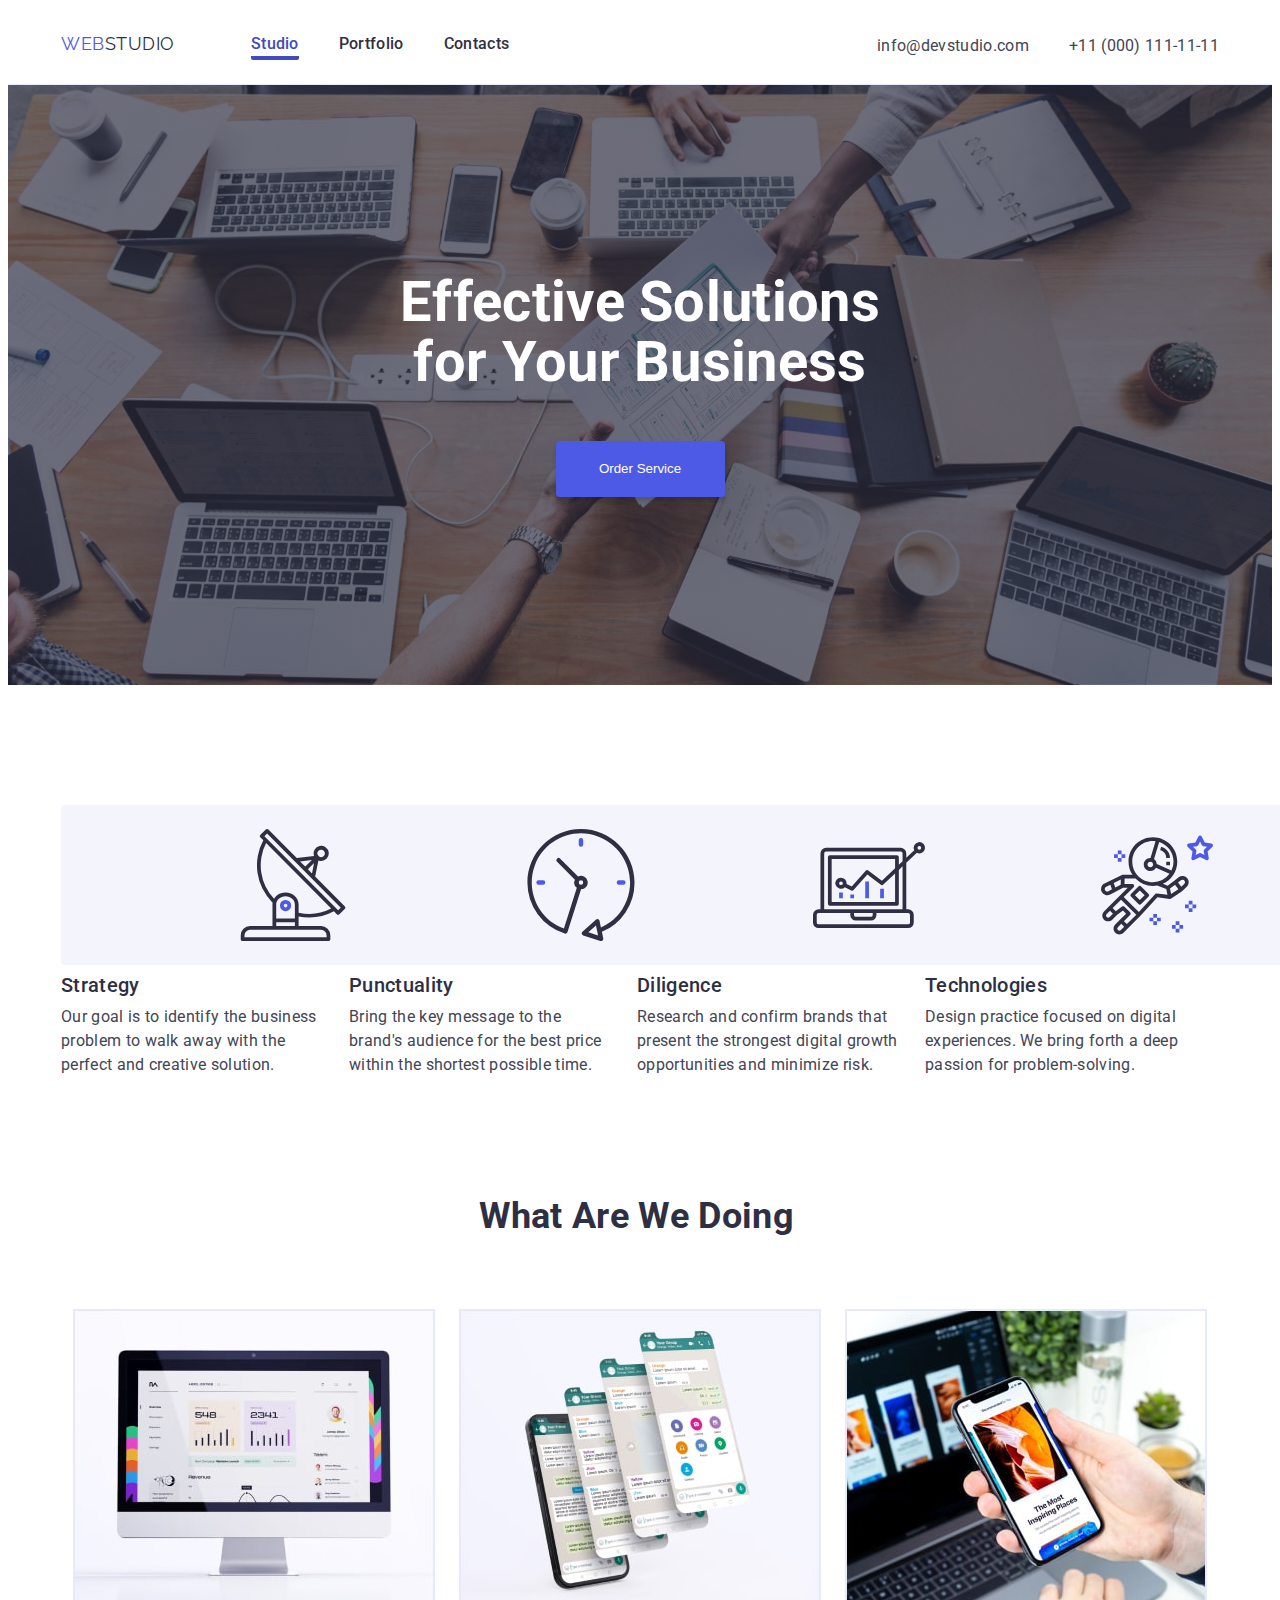
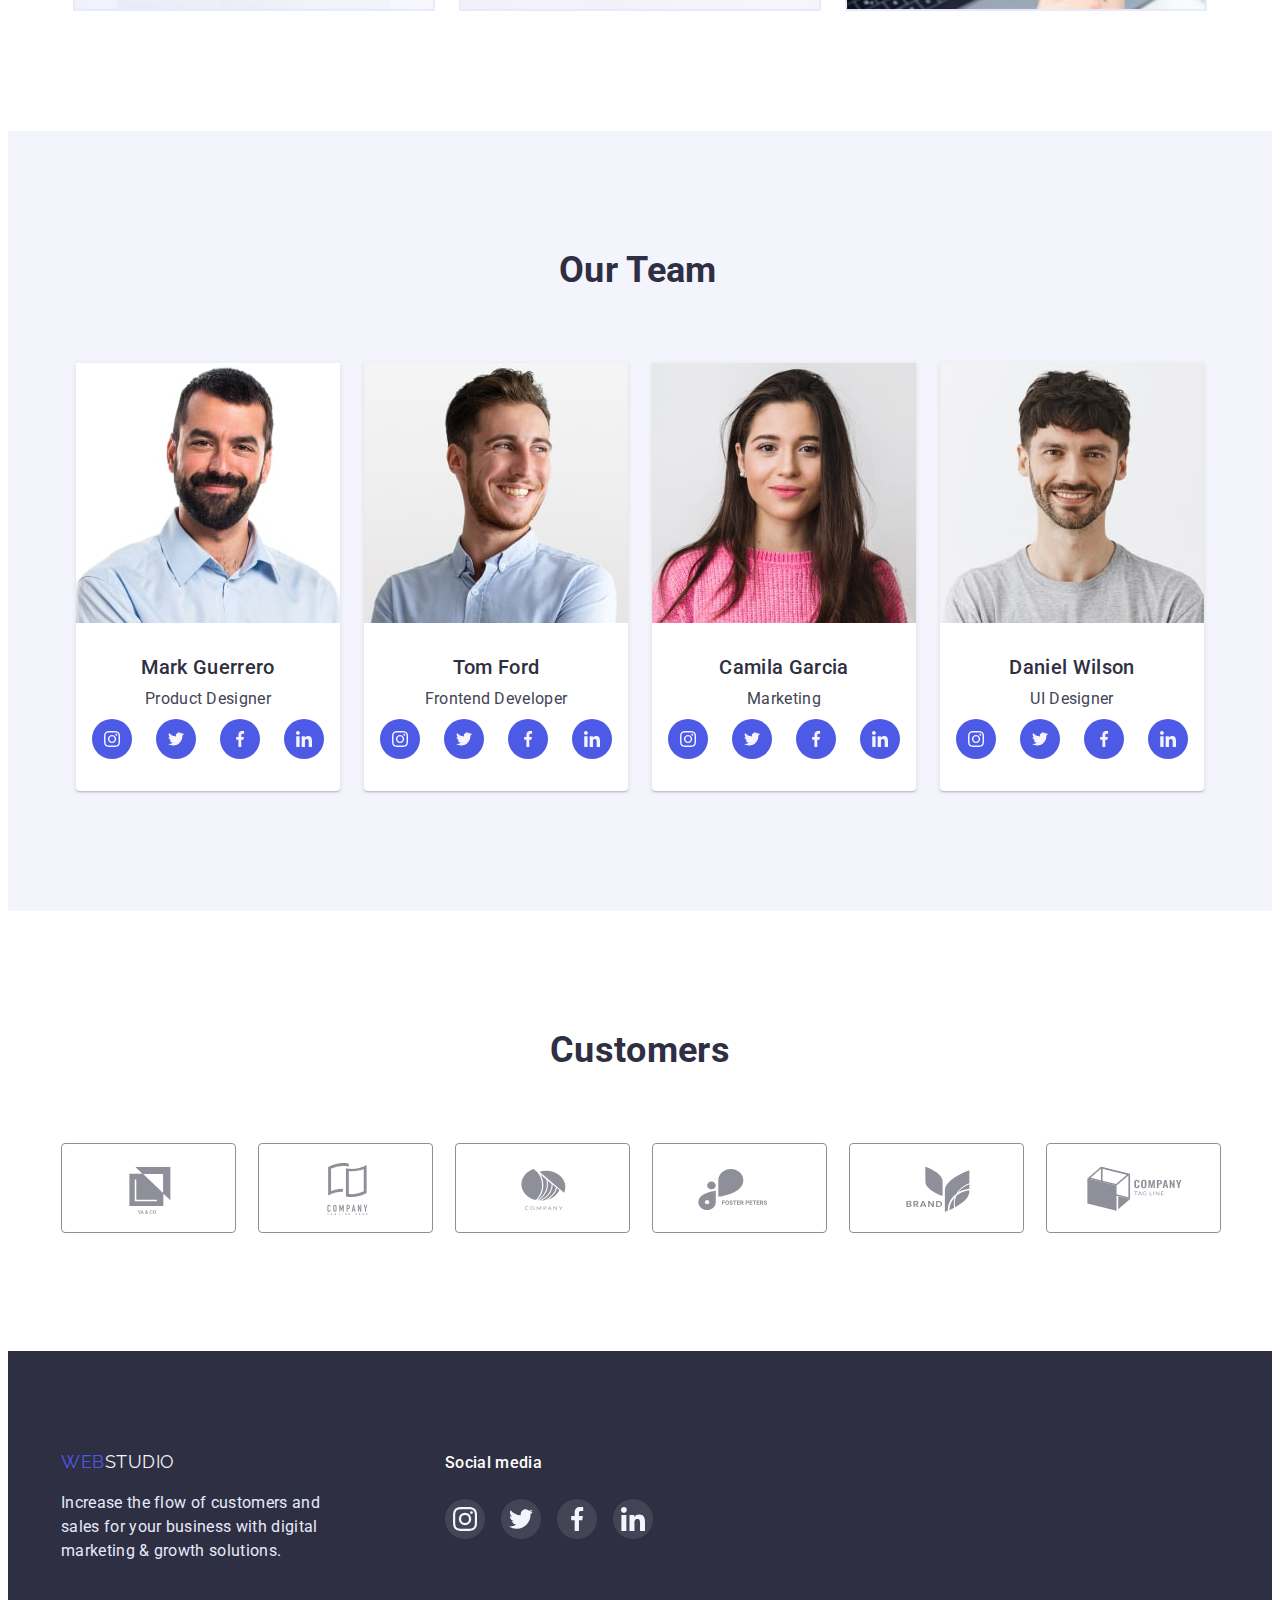
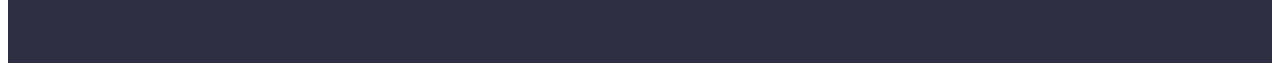
<file: index.html>
<!DOCTYPE html>
<html lang="en">
  <head>
    <meta charset="UTF-8" />
    <meta http-equiv="X-UA-Compatible" content="IE=edge" />
    <meta name="viewport" content="width=device-width, initial-scale=1.0" />
    <link rel="preconnect" href="https://fonts.googleapis.com" />
    <link rel="preconnect" href="https://fonts.gstatic.com" crossorigin />
    <link
      href="https://fonts.googleapis.com/css2?family=Raleway:wght@800&family=Roboto:wght@400;500;700;900&display=swap"
      rel="stylesheet"
    />
    <link
      rel="stylesheet"
      href="https://cdnjs.cloudflare.com/ajax/libs/modern-normalize/1.1.0/modern-normalize.min.css"
      integrity="sha512-wpPYUAdjBVSE4KJnH1VR1HeZfpl1ub8YT/NKx4PuQ5NmX2tKuGu6U/JRp5y+Y8XG2tV+wKQpNHVUX03MfMFn9Q=="
      crossorigin="anonymous"
      referrerpolicy="no-referrer"
    />
    <link rel="stylesheet" href="./css/styles.css" />
    <title>WebStudio</title>
  </head>
  <body>
    <header class="header">
      <div class="container header-wrap">
        <nav class="nav">
          <a href="./index.html"
            ><span class="logo-text">web</span
            ><span class="logo-text logo-text-right">studio</span></a
          >
          <ul class="nav-list">
            <li><a class="nav-item-text active" href="">Studio</a></li>
            <li>
              <a class="nav-item-text" href="./portfolio.html">Portfolio</a>
            </li>
            <li><a class="nav-item-text" href="">Contacts</a></li>
          </ul>
        </nav>
        <address class="address">
          <ul class="address-list">
            <li>
              <a
                class="address-item-text mail-link"
                href="mailto:info@devstudio.com"
                >info@devstudio.com</a
              >
            </li>
            <li>
              <a class="address-item-text" href="tel:+110001111111"
                >+11 (000) 111-11-11</a
              >
            </li>
          </ul>
        </address>
      </div>
    </header>
    <main>
      <!-- section-hero -->
      <section class="section-hero">
        <div class="container hero">
          <h1 class="hero-title">Effective Solutions for Your Business</h1>
          <button type="button" class="hero-btn">Order Service</button>
        </div>
      </section>
      <!-- section-features -->
      <section class="section">
        <div class="container">
          <h2 class="visually-hidden">Our Features</h2>
          <ul class="features-list">
            <li class="features-item">
              <svg class="features-icon">
                <use href="./images/icons.svg#icon-antenna"></use>
              </svg>
              <h3 class="features-title">Strategy</h3>
              <p class="features-text">
                Our goal is to identify the business problem to walk away with the
                perfect and creative solution.
              </p>
            </li>
            <li class="features-item">
              <svg class="features-icon">
                <use href="./images/icons.svg#icon-clock"></use>
              </svg>
              <h3 class="features-title">Punctuality</h3>
              <p class="features-text">
                Bring the key message to the brand's audience for the best price
                within the shortest possible time.
              </p>
            </li>
            <li class="features-item">
              <svg class="features-icon">
                <use href="./images/icons.svg#icon-diagram"></use>
              </svg>
              <h3 class="features-title">Diligence</h3>
              <p class="features-text">
                Research and confirm brands that present the strongest digital
                growth opportunities and minimize risk.
              </p>
            </li>
            <li class="features-item">
              <svg class="features-icon">
                <use href="./images/icons.svg#icon-astronaut"></use>
              </svg>
              <h3 class="features-title">Technologies</h3>
              <p class="features-text">
                Design practice focused on digital experiences. We bring forth a
                deep passion for problem-solving.
              </p>
            </li>
          
        </div></ul>
      </section>
      <!-- section-what-we-doing -->
      <section class="section section-doing">
        <div class="container doing">
          <h2 class="doing-title">What are we doing</h2>
          <ul class="doing-list">
            <li>
              <img
                class="doing-image"
                src="./images/img-1.jpg"
                alt="Monitor with application"
                width="360"
                height="300"
              />
            </li>
            <li>
              <img
                class="doing-image"
                src="./images/img-2.jpg"
                alt="Smartphone with application"
                width="360"
                height="300"
              />
            </li>
            <li>
              <img
                class="doing-image"
                src="./images/img-3.jpg"
                alt="Smartphone with inspiring view"
                width="360"
                height="300"
              />
            </li>
          </ul>
        </div>
      </section>
      <!-- section-our-team -->
      <section class="section section-team">
        <div class="container team">
          <h2 class="team-title">Our Team</h2>
          <ul class="team-list">
            <li class="team-card">
              <img
                src="./images/img-card-1.jpg"
                alt="Photo of man"
                width="264"
                height="260"
              />
              <h3 class="team-name">Mark Guerrero</h3>
              <p>Product Designer</p>
              <ul class="card-soc-list">
                <li class="card-soc-item">
                  <a class="card-soc-link" href="">
                    <svg class="card-soc-icon" width="16" height="16">
                      <use href="./images/icons.svg#icon-instagram"></use>
                    </svg>
                  </a>
                </li>
                <li class="card-soc-item">
                  <a class="card-soc-link" href="">
                    <svg class="card-soc-icon" width="16" height="16">
                      <use href="./images/icons.svg#icon-twitter"></use>
                    </svg>
                  </a>
                </li>
                <li class="card-soc-item">
                  <a class="card-soc-link" href="">
                    <svg class="card-soc-icon" width="16" height="16">
                      <use href="./images/icons.svg#icon-facebook"></use>
                    </svg>
                  </a>
                </li>
                <li class="card-soc-item">
                  <a class="card-soc-link" href="">
                    <svg class="card-soc-icon" width="16" height="16">
                      <use href="./images/icons.svg#icon-linkedin"></use>
                    </svg>
                  </a>
                </li>
              </ul>
            </li>
            <li class="team-card">
              <img
                src="./images/img-card-2.jpg"
                alt="Photo of man"
                width="264"
                height="260"
              />
              <h3 class="team-name">Tom Ford</h3>
              <p>Frontend Developer</p>
              <ul class="card-soc-list">
                <li class="card-soc-item">
                  <a class="card-soc-link" href="">
                    <svg class="card-soc-icon" width="16" height="16">
                      <use href="./images/icons.svg#icon-instagram"></use>
                    </svg>
                  </a>
                </li>
                <li class="card-soc-item">
                  <a class="card-soc-link" href="">
                    <svg class="card-soc-icon" width="16" height="16">
                      <use href="./images/icons.svg#icon-twitter"></use>
                    </svg>
                  </a>
                </li>
                <li class="card-soc-item">
                  <a class="card-soc-link" href="">
                    <svg class="card-soc-icon" width="16" height="16">
                      <use href="./images/icons.svg#icon-facebook"></use>
                    </svg>
                  </a>
                </li>
                <li class="card-soc-item">
                  <a class="card-soc-link" href="">
                    <svg class="card-soc-icon" width="16" height="16">
                      <use href="./images/icons.svg#icon-linkedin"></use>
                    </svg>
                  </a>
                </li>
              </ul>
            </li>
            <li class="team-card">
              <img
                src="./images/img-card-3.jpg"
                alt="Photo of woman"
                width="264"
                height="260"
              />
              <h3 class="team-name">Camila Garcia</h3>
              <p>Marketing</p>
              <ul class="card-soc-list">
                <li class="card-soc-item">
                  <a class="card-soc-link" href="">
                    <svg class="card-soc-icon" width="16" height="16">
                      <use href="./images/icons.svg#icon-instagram"></use>
                    </svg>
                  </a>
                </li>
                <li class="card-soc-item">
                  <a class="card-soc-link" href="">
                    <svg class="card-soc-icon" width="16" height="16">
                      <use href="./images/icons.svg#icon-twitter"></use>
                    </svg>
                  </a>
                </li>
                <li class="card-soc-item">
                  <a class="card-soc-link" href="">
                    <svg class="card-soc-icon" width="16" height="16">
                      <use href="./images/icons.svg#icon-facebook"></use>
                    </svg>
                  </a>
                </li>
                <li class="card-soc-item">
                  <a class="card-soc-link" href="">
                    <svg class="card-soc-icon" width="16" height="16">
                      <use href="./images/icons.svg#icon-linkedin"></use>
                    </svg>
                  </a>
                </li>
              </ul>
            </li>
            <li class="team-card">
              <img
                src="./images/img-card-4.jpg"
                alt="Photo of man"
                width="264"
                height="260"
              />
              <h3 class="team-name">Daniel Wilson</h3>
              <p>UI Designer</p>
              <ul class="card-soc-list">
                <li class="card-soc-item">
                  <a class="card-soc-link" href="">
                    <svg class="card-soc-icon" width="16" height="16">
                      <use href="./images/icons.svg#icon-instagram"></use>
                    </svg>
                  </a>
                </li>
                <li class="card-soc-item">
                  <a class="card-soc-link" href="">
                    <svg class="card-soc-icon" width="16" height="16">
                      <use href="./images/icons.svg#icon-twitter"></use>
                    </svg>
                  </a>
                </li>
                <li class="card-soc-item">
                  <a class="card-soc-link" href="">
                    <svg class="card-soc-icon" width="16" height="16">
                      <use href="./images/icons.svg#icon-facebook"></use>
                    </svg>
                  </a>
                </li>
                <li class="card-soc-item">
                  <a class="card-soc-link" href="">
                    <svg class="card-soc-icon" width="16" height="16">
                      <use href="./images/icons.svg#icon-linkedin"></use>
                    </svg>
                  </a>
                </li>
              </ul>
            </li>
          </ul>
        </div>
      </section>
      <!-- section-customers -->
      <section class="section">
        <div class="container">
          <h2 class="customers-title">customers</h2>
          <ul class="customers-list">
            <li class="customers-item">
              <a href="" class="customers-link">
                <svg class="customers-icon" width="104" height="56">
                  <use href="./images/icons.svg#icon-logo"></use>
                </svg>
              </a>
            </li>
            <li class="customers-item">
              <a href="" class="customers-link">
                <svg class="customers-icon" width="104" height="56">
                  <use href="./images/icons.svg#icon-logo-1"></use>
                </svg>
              </a>
            </li>
            <li class="customers-item">
              <a href="" class="customers-link">
                <svg class="customers-icon" width="104" height="56">
                  <use href="./images/icons.svg#icon-logo-2"></use>
                </svg>
              </a>
            </li>
            <li class="customers-item">
              <a href="" class="customers-link">
                <svg class="customers-icon" width="104" height="56">
                  <use href="./images/icons.svg#icon-logo-3"></use>
                </svg>
              </a>
            </li>
            <li class="customers-item">
              <a href="" class="customers-link">
                <svg class="customers-icon" width="104" height="56">
                  <use href="./images/icons.svg#icon-logo-4"></use>
                </svg>
              </a>
            </li>
            <li class="customers-item">
              <a href="" class="customers-link">
                <svg class="customers-icon" width="104" height="56">
                  <use href="./images/icons.svg#icon-logo-5"></use>
                </svg>
              </a>
            </li>
          </ul>
        </div>
      </section>
    </main>
    <footer class="footer">
      <div class="container footer-flex">
        <ul class="f-logo-list">
          <li>
            <a href="./index.html" class="footer-logo"
              ><span class="f-logo-text">web</span
              ><span class="f-logo-text f-logo-text-right">studio</span></a
            >
          </li>
          <li>
            <p class="footer-text">
              Increase the flow of customers and sales for your business with digital
              marketing & growth solutions.
            </p>
          </li>
        </ul>
        <ul>
          <li><h3 class="soc-title">Social media</h3></li>
          <li class="f-soc">
            <ul class="f-soc-list">
              <li class="f-soc-item">
                <a href="" class="f-soc-link">
                  <svg class="f-soc-icon" width="24" height="24">
                    <use href="./images/icons.svg#icon-instagram"></use>
                  </svg>
                </a>
              </li>
              <li class="f-soc-item">
                <a href="" class="f-soc-link">
                  <svg class="f-soc-icon width="24" height="24"">
                    <use href="./images/icons.svg#icon-twitter"></use>
                  </svg>
                </a>
              </li>
              <li class="f-soc-item">
                <a href="" class="f-soc-link">
                  <svg class="f-soc-icon" width="24" height="24">
                    <use href="./images/icons.svg#icon-facebook"></use>
                  </svg>
                </a>
              </li>
              <li class="f-soc-item">
                <a href="" class="f-soc-link">
                  <svg class="f-soc-icon" width="24" height="24">
                    <use href="./images/icons.svg#icon-linkedin"></use>
                  </svg>
                </a>
              </li>
            </ul>
          </li>
        </ul>
      </div>
    </footer>
  </body>
</html>
</file>
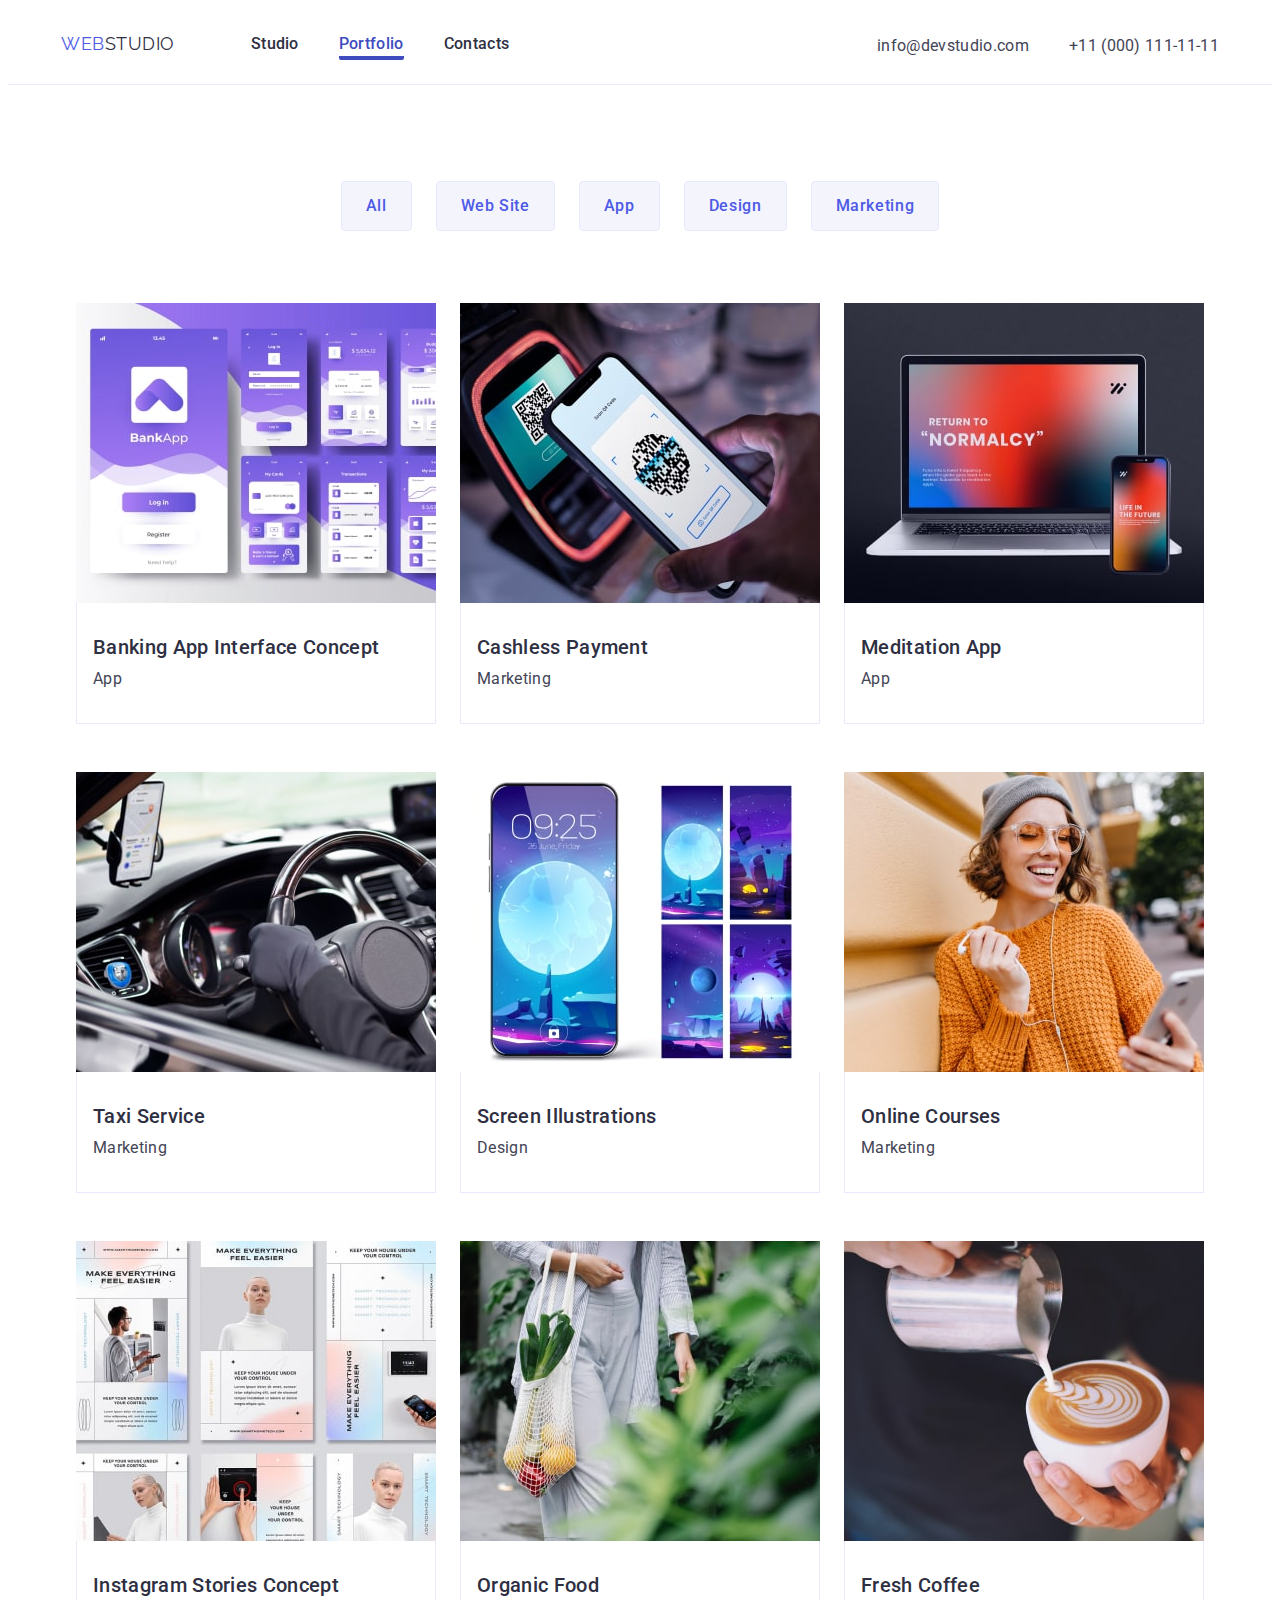
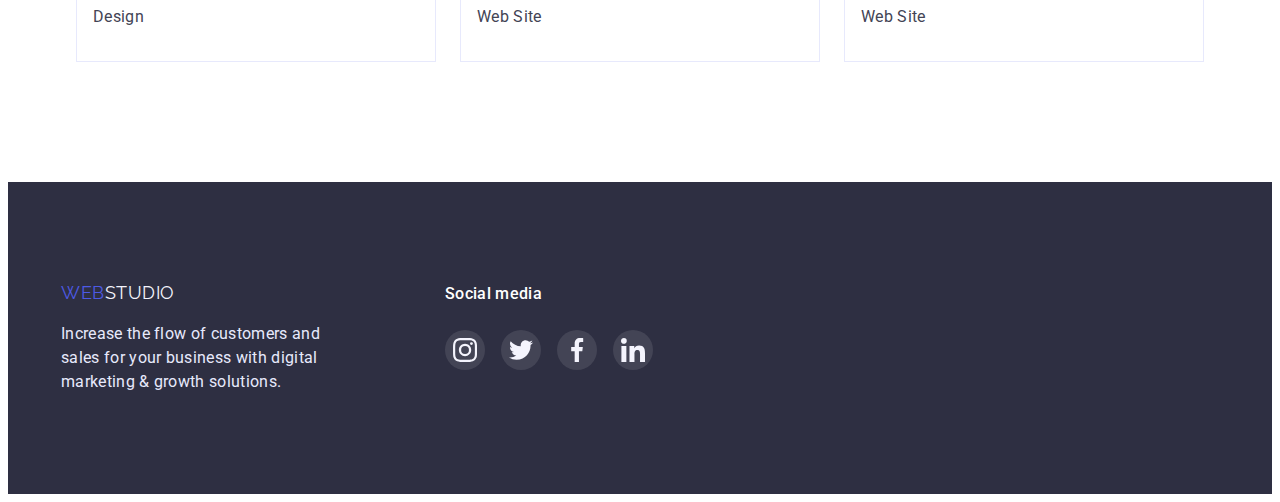
<file: portfolio.html>
<!DOCTYPE html>
<html lang="en">
  <head>
    <meta charset="UTF-8" />
    <meta http-equiv="X-UA-Compatible" content="IE=edge" />
    <meta name="viewport" content="width=device-width, initial-scale=1.0" />
    <link rel="preconnect" href="https://fonts.googleapis.com" />
    <link rel="preconnect" href="https://fonts.gstatic.com" crossorigin />
    <link
      href="https://fonts.googleapis.com/css2?family=Raleway:wght@800&family=Roboto:wght@400;500;700;900&display=swap"
      rel="stylesheet"
    />
    <link
      rel="stylesheet"
      href="https://cdnjs.cloudflare.com/ajax/libs/modern-normalize/1.1.0/modern-normalize.min.css"
      integrity="sha512-wpPYUAdjBVSE4KJnH1VR1HeZfpl1ub8YT/NKx4PuQ5NmX2tKuGu6U/JRp5y+Y8XG2tV+wKQpNHVUX03MfMFn9Q=="
      crossorigin="anonymous"
      referrerpolicy="no-referrer"
    />
    <link rel="stylesheet" href="./css/styles.css" />
    <title>Portfolio</title>
  </head>
  <body>
    <header class="header">
      <div class="container header-wrap">
        <nav class="nav">
          <a href="./index.html"
            ><span class="logo-text">web</span
            ><span class="logo-text logo-text-right">studio</span></a
          >
          <ul class="nav-list">
            <li>
              <a class="nav-item-text" href="./index.html">Studio</a>
            </li>
            <li>
              <a class="nav-item-text active" href="./portfolio.html"
                >Portfolio</a
              >
            </li>
            <li><a class="nav-item-text" href="">Contacts</a></li>
          </ul>
        </nav>
        <address class="address">
          <ul class="address-list">
            <li>
              <a
                class="address-item-text mail-link"
                href="mailto:info@devstudio.com"
                >info@devstudio.com</a
              >
            </li>
            <li>
              <a class="address-item-text" href="tel:+110001111111"
                >+11 (000) 111-11-11</a
              >
            </li>
          </ul>
        </address>
      </div>
    </header>
    <main>
      <section class="section portfolio">
        <div class="container">
          <h1 class="visually-hidden">Portfolio</h1>
          <ul class="filters-list">
            <li><button type="button" class="filters-btn">All</button></li>
            <li><button type="button" class="filters-btn">Web Site</button></li>
            <li><button type="button" class="filters-btn">App</button></li>
            <li><button type="button" class="filters-btn">Design</button></li>
            <li>
              <button type="button" class="filters-btn">Marketing</button>
            </li>
          </ul>
          <h2 class="visually-hidden">Examples</h2>
          <ul class="examples-list">
            <li class="examples-item">
              <a class="examples-link" href="">
                <img
                  src="./images/example-card-1.jpg"
                  alt="Banking App"
                  width="360"
                  height="300"
                />
                <div class="card-bottom">
                  <h3 class="examples-title">Banking App Interface Concept</h3>
                  <p class="examples-text">App</p>
                </div>
              </a>
            </li>
            <li class="examples-item">
              <a class="examples-link" href="">
                <img
                  src="./images/example-card-2.jpg"
                  alt="Cashless Payment"
                  width="360"
                  height="300"
                />
                <div class="card-bottom">
                  <h3 class="examples-title">Cashless Payment</h3>
                  <p class="examples-text">Marketing</p>
                </div>
              </a>
            </li>
            <li class="examples-item">
              <a class="examples-link" href="">
                <img
                  src="./images/example-card-3.jpg"
                  alt="Meditation App"
                  width="360"
                  height="300"
                />
                <div class="card-bottom">
                  <h3 class="examples-title">Meditation App</h3>
                  <p class="examples-text">App</p>
                </div>
              </a>
            </li>
            <li class="examples-item">
              <a class="examples-link" href="">
                <img
                  src="./images/example-card-4.jpg"
                  alt="Taxi Service"
                  width="360"
                  height="300"
                />
                <div class="card-bottom">
                  <h3 class="examples-title">Taxi Service</h3>
                  <p class="examples-text">Marketing</p>
                </div>
              </a>
            </li>
            <li class="examples-item">
              <a class="examples-link" href="">
                <img
                  src="./images/example-card-5.jpg"
                  alt="Screen Illustrations"
                  width="360"
                  height="300"
                />
                <div class="card-bottom">
                  <h3 class="examples-title">Screen Illustrations</h3>
                  <p class="examples-text">Design</p>
                </div>
              </a>
            </li>
            <li class="examples-item">
              <a class="examples-link" href="">
                <img
                  src="./images/example-card-6.jpg"
                  alt="Online Courses"
                  width="360"
                  height="300"
                />
                <div class="card-bottom">
                  <h3 class="examples-title">Online Courses</h3>
                  <p class="examples-text">Marketing</p>
                </div>
              </a>
            </li>
            <li class="examples-item">
              <a class="examples-link" href="">
                <img
                  src="./images/example-card-7.jpg"
                  alt="Instagram Stories Concept"
                  width="360"
                  height="300"
                />
                <div class="card-bottom">
                  <h3 class="examples-title">Instagram Stories Concept</h3>
                  <p class="examples-text">Design</p>
                </div>
              </a>
            </li>
            <li class="examples-item">
              <a class="examples-link" href="">
                <img
                  src="./images/example-card-8.jpg"
                  alt="Organic Food"
                  width="360"
                  height="300"
                />
                <div class="card-bottom">
                  <h3 class="examples-title">Organic Food</h3>
                  <p class="examples-text">Web Site</p>
                </div>
              </a>
            </li>
            <li class="examples-item">
              <a class="examples-link" href="">
                <img
                  src="./images/example-card-9.jpg"
                  alt="Fresh Coffee"
                  width="360"
                  height="300"
                />
                <div class="card-bottom">
                  <h3 class="examples-title">Fresh Coffee</h3>
                  <p class="examples-text">Web Site</p>
                </div>
              </a>
            </li>
          </ul>
        </div>
      </section>
    </main>
    <footer class="footer">
      <div class="container footer-flex">
        <ul class="f-logo-list">
          <li>
            <a href="./index.html" class="footer-logo"
              ><span class="f-logo-text">web</span
              ><span class="f-logo-text f-logo-text-right">studio</span></a
            >
          </li>
          <li>
            <p class="footer-text">
              Increase the flow of customers and sales for your business with digital
              marketing & growth solutions.
            </p>
          </li>
        </ul>
        <ul>
          <li><h3 class="soc-title">Social media</h3></li>
          <li class="f-soc">
            <ul class="f-soc-list">
              <li class="f-soc-item">
                <a href="" class="f-soc-link">
                  <svg class="f-soc-icon" width="24" height="24">
                    <use href="./images/icons.svg#icon-instagram"></use>
                  </svg>
                </a>
              </li>
              <li class="f-soc-item">
                <a href="" class="f-soc-link">
                  <svg class="f-soc-icon width="24" height="24"">
                    <use href="./images/icons.svg#icon-twitter"></use>
                  </svg>
                </a>
              </li>
              <li class="f-soc-item">
                <a href="" class="f-soc-link">
                  <svg class="f-soc-icon" width="24" height="24">
                    <use href="./images/icons.svg#icon-facebook"></use>
                  </svg>
                </a>
              </li>
              <li class="f-soc-item">
                <a href="" class="f-soc-link">
                  <svg class="f-soc-icon" width="24" height="24">
                    <use href="./images/icons.svg#icon-linkedin"></use>
                  </svg>
                </a>
              </li>
            </ul>
          </li>
        </ul>
      </div>
    </footer>
  </body>
</html>
</file>
<file: css/styles.css>
/* =========RESET=========== */
a {
  text-decoration: none;
  display: block;
}
p,
h1,
h2,
h3,
h4,
h5,
h6 {
  margin: 0;
}
ul {
  margin: 0;
  padding-left: 0;
  list-style-type: none;
}
button {
  cursor: pointer;
}
img {
  display: block;
}
/* ===========STYLES===================== */
body {
  font-family: "Roboto", "FF DIN", sans-serif;
  color: var(--body-color);
  line-height: 1.5;
  letter-spacing: 0.02em;
}
:root {
  --body-color: #434455;
  --navy-blue: #2e2f42;
  --white: #ffffff;
  --ocean: #404bbf;
  --iris: #4d5ae5;
  --cloud: #f4f4fd;
  --cornflower: #e7e9fc;
  --light-slate: #8e8f99;
  --icon-grey: rgba(255, 255, 255, 0.1);
  --green: #31d0aa;
}
.container {
  width: 100%;
  max-width: 1158px;
  padding-left: 15px;
  padding-right: 15px;
  margin: 0 auto;
  /* outline: 2px solid red; */
}
.section {
  padding-top: 120px;
  padding-bottom: 120px;
}
/* --------HEADER--------- */
.header {
  padding-top: 24px;
  padding-bottom: 24px;
  border-bottom: 1px solid var(--cornflower);
}
.header-wrap {
  display: flex;
  flex-wrap: wrap;
  align-items: center;
}
.logo-text {
  font-family: "Raleway", sans-serif;
  font-size: 18px;
  line-height: 1.33;
  letter-spacing: 0.03em;
  color: var(--iris);
  text-transform: uppercase;
}
.logo-text-right {
  color: var(--navy-blue);
}
.nav {
  display: flex;
  gap: 76px;
  flex-grow: 1;
}
.nav-list {
  display: flex;
  gap: 40px;
}
.nav-item-text {
  font-weight: 500;
  color: var(--navy-blue);
}
.nav-item-text:hover {
  color: var(--ocean);
}
.nav-item-text:focus {
  color: var(--ocean);
}
.nav-item-text:active,
.active {
  color: var(--ocean);
  border-bottom: 4px solid var(--ocean);
  border-radius: 2px;
}
.address {
  flex-grow: 1;
}
.address-list {
  font-style: normal;
  display: flex;
  gap: 40px;
  justify-content: end;
}
.mail-link:hover {
  color: var(--ocean);
}
.mail-link:focus {
  color: var(--ocean);
}
.address-item-text {
  color: var(--body-color);
}

/* --------HERO--------- */
.section-hero {
  /* background-color: var(--navy-blue); */
  padding-top: 188px;
  padding-bottom: 188px;
  background-image: linear-gradient(
      rgba(46, 47, 66, 0.7),
      rgba(46, 47, 66, 0.7)
    ),
    url(../images/office.jpg);
  background-repeat: no-repeat;
  background-position: center;
  background-size: 1440px;
}
.hero {
  display: flex;
  flex-direction: column;
  align-items: center;
}
.hero-title {
  width: 496px;
  font-size: 56px;
  line-height: 1.07;
  color: var(--white);
  text-align: center;
  margin-bottom: 48px;
}
.hero-btn {
  background-color: var(--iris);
  color: var(--white);
  border: none;
  border-radius: 4px;
  box-shadow: 0px 4px 4px rgba(0, 0, 0, 0.15);
  display: block;
  width: 169px;
  height: 56px;
  padding: 16px 32px;
}
.hero-btn:hover {
  background-color: var(--ocean);
}
/* --------OUR FEATURES--------- */

.features-list {
  display: flex;
  gap: 24px;
  flex-wrap: wrap;
}
.features-item {
  width: 264px;
  display: flex;
  flex-direction: column;
  gap: 8px;
}
.features-icon {
  display: block;
  width: 264px;
  height: 112px;
  padding: 24px 100px;
  background-color: var(--cloud);
  border-radius: 4px;
}
.features-title {
  font-weight: 500;
  font-size: 20px;
  line-height: 1.2;
  color: var(--navy-blue);
  /* margin-bottom: 8px; */
}
.features-text {
}
/* --------DOING--------- */
.section-doing {
  padding-top: 0;
}
.doing {
  display: flex;
  flex-direction: column;
  flex-wrap: wrap;
  align-items: center;
}
.doing-title {
  width: 323px;
  font-size: 36px;
  line-height: 1.11;
  color: var(--navy-blue);
  text-transform: capitalize;
  margin-bottom: 72px;
}
.doing-list {
  display: flex;
  flex-wrap: wrap;
  gap: 24px;
}
.doing-image {
  border: 1px solid var(--cornflower);
  display: block;
}
/* --------TEAM--------- */
.section-team {
  background-color: var(--cloud);
}
.team {
  display: flex;
  flex-direction: column;
  flex-wrap: wrap;
  align-items: center;
}
.team-title {
  width: 162px;
  font-size: 36px;
  line-height: 1.11;
  color: var(--navy-blue);
  text-transform: capitalize;
  margin-bottom: 72px;
}
.team-list {
  display: flex;
  flex-wrap: wrap;
  gap: 24px;
}
.team-card {
  display: flex;
  flex-direction: column;
  align-items: center;
  background: var(--white);
  box-shadow: 0px 1px 6px rgba(46, 47, 66, 0.08),
    0px 1px 1px rgba(46, 47, 66, 0.16), 0px 2px 1px rgba(46, 47, 66, 0.08);
  border-radius: 0px 0px 4px 4px;
  padding-bottom: 32px;
}
.team-name {
  font-weight: 500;
  font-size: 20px;
  line-height: 1.2;
  color: var(--navy-blue);
  margin-top: 32px;
  margin-bottom: 8px;
}
.card-soc-list {
  display: flex;
  gap: 24px;
  height: 40px;
  align-items: center;
  margin-top: 8px;
}
.card-soc-item {
  width: 40px;
  height: 40px;
}
.card-soc-link {
  width: 100%;
  height: 100%;
  display: flex;
  justify-content: center;
  align-items: center;
  border-radius: 50%;
  background-color: var(--iris);
}
.card-soc-link:is(:hover, :focus) {
  background-color: var(--ocean);
}
.card-soc-icon {
  display: block;
}

/* =============CUSTOMERS======= */
.customers-title {
  font-size: 36px;
  line-height: 1.11;
  text-transform: capitalize;
  text-align: center;
  color: var(--navy-blue);
}
.customers-list {
  display: flex;
  gap: 24px;
  justify-content: center;
  align-items: center;
  margin-top: 72px;
}
.customers-item {
  width: calc((100% - 120px) / 6);
  height: 88px;
}
.customers-link {
  width: 100%;
  height: 100%;
  border: 1px solid var(--light-slate);
  border-radius: 4px;
  display: flex;
  align-items: center;
  justify-content: center;
  color: var(--light-slate);
}
.customers-icon {
  fill: currentColor;
  display: block;
}
.customers-link:is(:hover, :focus) {
  border-color: var(--ocean);
  color: var(--ocean);
}

/* --------FOOTER--------- */
.footer {
  background-color: var(--navy-blue);
  padding-top: 100px;
  padding-bottom: 100px;
}
.footer-flex {
  display: flex;
  gap: 120px;
}
.f-logo-list {
  display: flex;
  flex-direction: column;
  gap: 16px;
}
.footer-logo {
}
.footer-text {
  color: var(--cornflower);
  width: 264px;
}
.f-logo-text {
  font-family: "Raleway", sans-serif;
  font-size: 18px;
  line-height: 1.16;
  letter-spacing: 0.03em;
  color: var(--iris);
  text-transform: uppercase;
}
.f-logo-text-right {
  color: var(--cloud);
}
.soc-title {
  color: var(--white);
  font-weight: 500;
  font-size: 16px;
}
.f-soc {
  display: flex;
  flex-direction: column;
  margin-top: 24px;
}
.f-soc-list {
  display: flex;
  gap: 16px;
}
.f-soc-item {
  width: 40px;
  height: 40px;
}
.f-soc-link {
  width: 100%;
  height: 100%;
  border-radius: 50%;
  background-color: var(--icon-grey);
  display: flex;
  justify-content: center;
  align-items: center;
}
.f-soc-icon {
  display: block;
  fill: var(--cloud);
}
.f-soc-link:is(:hover, :focus) {
  background-color: var(--green);
}
/* --------HIDDEN--------- */
.visually-hidden {
  position: absolute;
  width: 1px;
  height: 1px;
  margin: -1px;
  border: 0;
  padding: 0;

  white-space: nowrap;
  clip-path: inset(100%);
  clip: rect(0 0 0 0);
  overflow: hidden;
}
/* --------PORTFOLIO--------- */
/* --------FILTERS--------- */
.portfolio {
  padding-top: 96px;
}
.filters-list {
  display: flex;
  gap: 24px;
  justify-content: center;
  flex-wrap: wrap;
  margin-bottom: 72px;
}
.filters-btn {
  font-family: "Roboto", "FF DIN", sans-serif;
  font-weight: 500;
  font-size: 16px;
  line-height: 1.5;
  letter-spacing: 0.04em;
  color: var(--iris);
  background-color: var(--cloud);
  border: 1px solid var(--cornflower);
  border-radius: 4px;
  padding: 12px 24px;
}

.filters-btn:is(:hover, :focus) {
  background-color: var(--ocean);
  color: var(--white);
  box-shadow: 0px 3px 1px rgba(0, 0, 0, 0.1), 0px 2px 1px rgba(0, 0, 0, 0.08),
    0px 2px 2px rgba(0, 0, 0, 0.12);
}
/* --------EXAMPLES--------- */

.examples-list {
  display: flex;
  flex-wrap: wrap;
  gap: 48px;
  column-gap: 24px;
  justify-content: center;
}
.examples-item {
}
.examples-link {
  display: block;
  width: 100%;
  height: 100%;
}
.card-bottom {
  padding: 32px 16px;
  border-bottom: 1px solid var(--cornflower);
  border-right: 1px solid var(--cornflower);
  border-left: 1px solid var(--cornflower);
}

.examples-link:is(:hover, :focus) > .card-bottom {
  border-bottom: 1px solid var(--cloud);
  border-right: 1px solid var(--cloud);
  border-left: 1px solid var(--cloud);
  box-shadow: 0px 1px 6px rgba(46, 47, 66, 0.08),
    0px 1px 1px rgba(46, 47, 66, 0.16), 0px 2px 1px rgba(46, 47, 66, 0.08);
}
.examples-title {
  font-weight: 500;
  font-size: 20px;
  line-height: 1.2;
  color: var(--navy-blue);
  padding-bottom: 8px;
}
.examples-text {
  color: var(--body-color);
}
</file>
